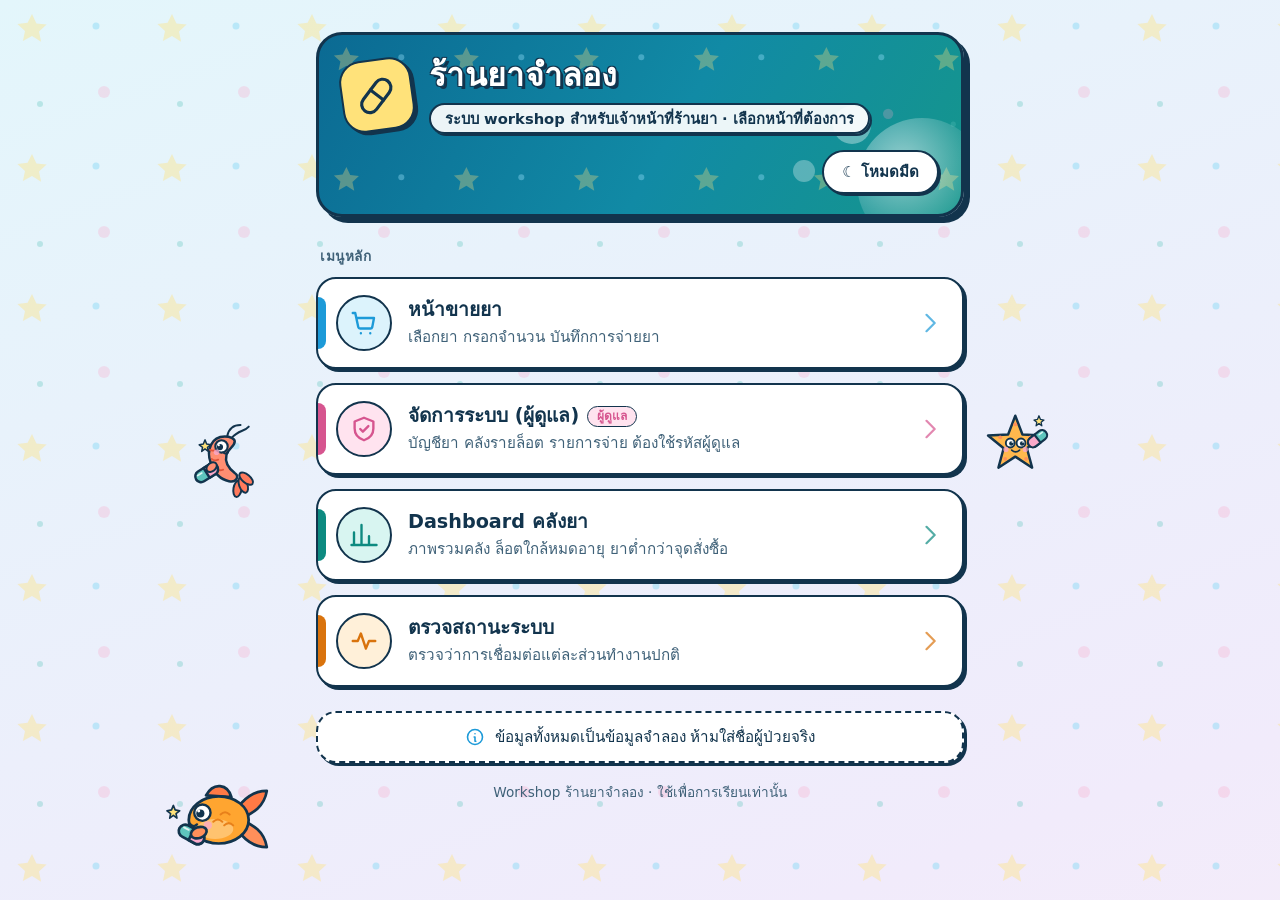
<file: index.html>
<!DOCTYPE html>
<html lang="th">
<head>
<meta charset="utf-8">
<meta name="viewport" content="width=device-width, initial-scale=1">
<title>ร้านยาจำลอง — หน้าแรก</title>
<style>
  :root{
    --bg:#eaf3fd; --card:#ffffff; --ink:#16324f; --ink-2:#5a7691; --line:#d3e4f6;
    --blue:#3f86d4; --blue-soft:#e3effc;
    --c1:#3f86d4; --c1s:#e3effc;   /* ขายยา */
    --c2:#7a6fd8; --c2s:#ece9fb;   /* ผู้ดูแล */
    --c3:#1fa39a; --c3s:#dff5f3;   /* dashboard */
    --c4:#e8903b; --c4s:#fdeede;   /* สถานะ */
  }
  *{box-sizing:border-box}
  html{-webkit-text-size-adjust:100%}
  body{
    margin:0; min-height:100vh; color:var(--ink);
    font-family:"Noto Sans Thai","Sarabun","Segoe UI",system-ui,-apple-system,sans-serif;
    background:
      radial-gradient(900px 380px at 85% -80px,#cfe3fa 0%,transparent 70%),
      radial-gradient(700px 320px at 0% 0,#e1f0ff 0%,transparent 65%),
      linear-gradient(180deg,#eef6ff 0%,#ffffff 70%);
    background-attachment:fixed;
  }
  .wrap{max-width:680px;margin:0 auto;padding:32px 16px 36px}
  header{display:flex;align-items:center;gap:16px;margin-bottom:26px}
  .logo{
    flex:none;width:64px;height:64px;border-radius:20px;display:grid;place-items:center;
    background:linear-gradient(145deg,#5aa0e8,#3a78c8);color:#fff;
    box-shadow:0 6px 16px rgba(58,120,200,.3);
  }
  .logo svg{width:36px;height:36px}
  h1{margin:0;font-size:1.65rem;line-height:1.25}
  header p{margin:4px 0 0;color:var(--ink-2);font-size:1rem}
  .label{margin:0 4px 10px;font-size:.85rem;font-weight:700;letter-spacing:.04em;color:var(--ink-2)}
  nav{display:grid;gap:14px}
  .btn{
    --a:var(--c1);--as:var(--c1s);
    position:relative;display:flex;align-items:center;gap:16px;
    min-height:92px;padding:16px 18px;text-decoration:none;color:var(--ink);
    background:var(--card);border:1.5px solid var(--line);border-radius:20px;
    box-shadow:0 2px 6px rgba(63,134,212,.08),0 8px 22px rgba(63,134,212,.08);
    transition:transform .12s,box-shadow .2s,border-color .2s;
    -webkit-tap-highlight-color:transparent;
  }
  .btn::before{content:"";position:absolute;left:0;top:18px;bottom:18px;width:5px;border-radius:0 5px 5px 0;background:var(--a)}
  .btn:hover{border-color:var(--a);transform:translateY(-2px);box-shadow:0 10px 26px rgba(63,134,212,.18)}
  .btn:active{transform:scale(.985);background:var(--as)}
  .btn:focus-visible{outline:3px solid var(--a);outline-offset:3px}
  .ic{flex:none;width:56px;height:56px;border-radius:16px;display:grid;place-items:center;background:var(--as);color:var(--a)}
  .ic svg{width:30px;height:30px}
  .tx{flex:1;min-width:0}
  .t{display:flex;flex-wrap:wrap;align-items:center;gap:8px;font-size:1.2rem;font-weight:700;line-height:1.3}
  .tag{font-size:.75rem;font-weight:700;padding:2px 9px;border-radius:999px;background:var(--as);color:var(--a)}
  .d{display:block;margin-top:3px;font-size:.95rem;line-height:1.45;color:var(--ink-2)}
  .go{flex:none;width:28px;height:28px;color:var(--a);opacity:.7;transition:transform .15s}
  .btn:hover .go{transform:translateX(3px);opacity:1}
  .note{
    margin-top:24px;display:flex;gap:10px;align-items:center;justify-content:center;
    padding:12px 16px;font-size:.95rem;text-align:center;
    background:#fff;border:1.5px dashed #aac9ee;border-radius:14px;color:var(--ink);
  }
  .note svg{flex:none;width:20px;height:20px;color:var(--blue);display:block}
  footer{margin-top:18px;text-align:center;font-size:.85rem;color:var(--ink-2)}
  @media (max-width:420px){
    h1{font-size:1.4rem}.logo{width:54px;height:54px}.ic{width:48px;height:48px}.t{font-size:1.1rem}
  }
  @media (prefers-reduced-motion:reduce){.btn,.go{transition:none}}
</style>
<link rel="stylesheet" href="./theme.css">
<script src="./theme.js"></script>
</head>
<body>
<div class="wrap">
  <header>
    <div class="logo" id="logo" aria-hidden="true"></div>
    <div>
      <h1>ร้านยาจำลอง</h1>
      <p>ระบบ workshop สำหรับเจ้าหน้าที่ร้านยา · เลือกหน้าที่ต้องการ</p>
    </div>
  </header>

  <p class="label">เมนูหลัก</p>
  <nav id="menu" aria-label="เมนูหลัก"></nav>

  <div class="note"><span id="note-ic"></span><span>ข้อมูลทั้งหมดเป็นข้อมูลจำลอง ห้ามใส่ชื่อผู้ป่วยจริง</span></div>
  <footer>Workshop ร้านยาจำลอง · ใช้เพื่อการเรียนเท่านั้น</footer>
</div>
<script>
// รายการลิงก์: เพิ่มหรือลบปุ่มได้ด้วยการแก้ทีละบรรทัดในอาร์เรย์นี้
// ช่องบังคับ: href, title, desc  ช่องเสริม: icon (cart|shield|chart|pulse|file), tag (ป้ายเล็กข้างชื่อ), color (1-4)
const LINKS = [
  { href: 'pos.html',       title: 'หน้าขายยา',            desc: 'เลือกยา กรอกจำนวน บันทึกการจ่ายยา',                  icon: 'cart',   color: 1 },
  { href: 'admin.html',     title: 'จัดการระบบ (ผู้ดูแล)', desc: 'บัญชียา คลังรายล็อต รายการจ่าย ต้องใช้รหัสผู้ดูแล',   icon: 'shield', color: 2, tag: 'ผู้ดูแล' },
  { href: 'dashboard.html', title: 'Dashboard คลังยา',      desc: 'ภาพรวมคลัง ล็อตใกล้หมดอายุ ยาต่ำกว่าจุดสั่งซื้อ',      icon: 'chart',  color: 3 },
  { href: 'status.html',    title: 'ตรวจสถานะระบบ',        desc: 'ตรวจว่าการเชื่อมต่อแต่ละส่วนทำงานปกติ',              icon: 'pulse',  color: 4 }
];

// ไอคอน SVG (เส้นทางวาดแบบตายตัวในโค้ด ไม่ได้มาจากข้อความในอาร์เรย์)
const PATHS = {
  cart:   ['M3 4h2l2.4 11.2a1.5 1.5 0 0 0 1.5 1.2h8.2a1.5 1.5 0 0 0 1.5-1.1L20 8H6.2','M9.5 20.2h.01M17 20.2h.01'],
  shield: ['M12 3l7.5 3v5.5c0 4.6-3.1 7.9-7.5 9.5-4.4-1.6-7.5-4.9-7.5-9.5V6L12 3z','M9 12l2.1 2.1L15.5 9.7'],
  chart:  ['M4 20V10M10 20V4M16 20v-7M22 20H2'],
  pulse:  ['M3 12h4l2.5-6 4 12 2.5-6H21'],
  file:   ['M7 3h7l4 4v14H7z','M14 3v4h4'],
  pill:   ['M10.5 20.5a4.9 4.9 0 0 1-7-7l9-9a4.9 4.9 0 0 1 7 7l-9 9z','M8.5 8.5l7 7'],
  info:   ['M12 8h.01M11 12h1v5h1','M12 21a9 9 0 1 0 0-18 9 9 0 0 0 0 18z'],
  go:     ['M9 5l7 7-7 7']
};
const NS = 'http://www.w3.org/2000/svg';
function icon(name, cls) {
  const s = document.createElementNS(NS, 'svg');
  s.setAttribute('viewBox', '0 0 24 24');
  s.setAttribute('fill', 'none');
  s.setAttribute('stroke', 'currentColor');
  s.setAttribute('stroke-width', '1.9');
  s.setAttribute('stroke-linecap', 'round');
  s.setAttribute('stroke-linejoin', 'round');
  s.setAttribute('aria-hidden', 'true');
  if (cls) s.setAttribute('class', cls);
  (PATHS[name] || PATHS.file).forEach(d => {
    const p = document.createElementNS(NS, 'path');
    p.setAttribute('d', d);
    s.appendChild(p);
  });
  return s;
}

// สร้างปุ่มด้วย createElement + textContent (ไม่ฝัง HTML จากข้อความในอาร์เรย์)
const menu = document.getElementById('menu');
LINKS.forEach(({ href, title, desc, icon: ic, tag, color }) => {
  const n = [1, 2, 3, 4].includes(color) ? color : 1;
  const a = document.createElement('a');
  a.className = 'btn';
  a.href = href;
  a.style.setProperty('--a', 'var(--c' + n + ')');
  a.style.setProperty('--as', 'var(--c' + n + 's)');

  const box = document.createElement('span');
  box.className = 'ic';
  box.appendChild(icon(ic));

  const tx = document.createElement('span');
  tx.className = 'tx';
  const t = document.createElement('span');
  t.className = 't';
  const tt = document.createElement('span');
  tt.textContent = title;
  t.appendChild(tt);
  if (tag) {
    const g = document.createElement('span');
    g.className = 'tag';
    g.textContent = tag;
    t.appendChild(g);
  }
  const d = document.createElement('span');
  d.className = 'd';
  d.textContent = desc;
  tx.append(t, d);

  a.append(box, tx, icon('go', 'go'));
  menu.appendChild(a);
});
document.getElementById('logo').appendChild(icon('pill'));
document.getElementById('note-ic').appendChild(icon('info'));
</script>
<script src="./mascot.js" defer></script>
</body>
</html>
</file>
<file: theme.css>
/* theme.css : ธีมกลางของทั้งโปรเจกต์ (โหลดเป็นไฟล์สุดท้ายในทุกหน้า)
   โทนสีมาจากรูปอ้างอิง: ฟ้าน้ำทะเล ทีลอควา ชมพูพาสเทล ส้มคอรัล ดาวเหลือง เส้นขอบหนาสไตล์สติกเกอร์
   เปลี่ยนสีทั้งเว็บได้ที่ตัวแปร --t-* ด้านล่าง */
:root{
  --t-ink:#12344d; --t-ink2:#3f6178;
  --t-sky:#8fdcf7; --t-fin:#1d9ad8; --t-deep:#0b6a93;
  --t-aqua:#5ec5bd; --t-teal:#10958a;
  --t-pink:#f9a8c9; --t-coral:#f0604f; --t-star:#ffe27a; --t-lilac:#efe6fb;
  --t-stars:url("data:image/svg+xml,%3Csvg xmlns='http://www.w3.org/2000/svg' width='140' height='140'%3E%3Cpath d='M32 14l4.4 9.4 10.2 1.2-7.6 7 2.1 10.1L32 36l-9.1 5 2.1-10.1-7.6-7 10.2-1.2z' fill='%23ffe27a' fill-opacity='.7'/%3E%3Ccircle cx='104' cy='92' r='6' fill='%23f9a8c9' fill-opacity='.55'/%3E%3Ccircle cx='96' cy='26' r='3.5' fill='%238fdcf7' fill-opacity='.9'/%3E%3Ccircle cx='40' cy='104' r='3' fill='%235ec5bd' fill-opacity='.6'/%3E%3C/svg%3E");
  --t-hero:linear-gradient(120deg,#0b6a93 0%,#118aa5 55%,#15968c 100%);
  --t-pop:3px 3px 0 var(--t-ink);
}

/* ---------- ตัวแปรของแต่ละหน้า (โหมดสว่าง) ---------- */
:root{
  /* dashboard / drug_dashboard */
  --bg:#e6f7fa; --surface:#fff; --surface-2:#f0fbfb; --border:#b9e1e8;
  --ink:#12344d; --ink-2:#3f6178; --ink-3:#5f8296;
  --blue:#1d9ad8; --blue-2:#0b6a93; --blue-soft:#dcf3fc; --blue-line:#8fdcf7;
  --orange:#d9730d; --orange-soft:#fff0d9; --red:#dd4558; --red-soft:#ffe6eb;
  --green:#0d8a80; --green-soft:#d8f5f1;
  --grid:#d3ebf0; --shadow:var(--t-pop); --weekend:rgba(94,197,189,.12);
  /* admin */
  --card:#fff; --sub:#f0fbfb; --line:#c7e6ec; --hover:#e3f6fa; --text:#12344d; --muted:#3f6178;
  --orange-ink:#a85a08; --red-ink:#b9344a; --gray:#6f8ea1;
  /* index */
  --c1:#1d9ad8; --c1s:#dcf3fc; --c2:#d6558f; --c2s:#ffe3ef; --c3:#0d8a80; --c3s:#d8f5f1; --c4:#d9730d; --c4s:#fff0d9;
  /* pos */
  --primary:#5ec5bd; --primary-hover:#7ad6cf; --primary-ink:#0a2b3a; --primary-soft:#dff6f3; --primary-line:#12344d;
  /* status */
  --ok:#0d7a63; --ok-bg:#d8f5f1; --bad:#b9344a; --bad-bg:#ffe6eb; --wait:#6f8ea1; --wait-bg:#e8f3f6;
  --warn-bg:#fff0d9; --accent:#1d9ad8;
}

/* ---------- โหมดมืด (dashboard) ---------- */
:root[data-theme="dark"]{
  --bg:#02070c; --surface:#0a1722; --surface-2:#0e1f2c; --border:#1b3a4c;
  --ink:#eaf9fb; --ink-2:#b5dbe6; --ink-3:#86b3c4;
  --blue:#5fd0f5; --blue-2:#1d9ad8; --blue-soft:#0b2533; --blue-line:#1f5d78;
  --orange:#ffb25c; --orange-soft:#261a0a; --red:#ff8794; --red-soft:#2a0f1a;
  --green:#5ee0cf; --green-soft:#0a2e2c; --grid:#132a39;
  --shadow:3px 3px 0 #000; --weekend:rgba(94,197,189,.10);
}
@media (prefers-color-scheme: dark){
  :root:not([data-theme="light"]){
    --bg:#02070c; --surface:#0a1722; --surface-2:#0e1f2c; --border:#1b3a4c;
    --ink:#eaf9fb; --ink-2:#b5dbe6; --ink-3:#86b3c4;
    --blue:#5fd0f5; --blue-2:#1d9ad8; --blue-soft:#0b2533; --blue-line:#1f5d78;
    --orange:#ffb25c; --orange-soft:#261a0a; --red:#ff8794; --red-soft:#2a0f1a;
    --green:#5ee0cf; --green-soft:#0a2e2c; --grid:#132a39;
    --shadow:3px 3px 0 #000; --weekend:rgba(94,197,189,.10);
  }
}

/* ---------- พื้นหลังพาสเทลที่ขยับช้า ๆ ----------
   2 ชั้น: (1) สีไล่เฉดค่อย ๆ เลื่อน 40 วินาที  (2) ลายดาวลอยเฉียงช้า ๆ ใช้เวลา 90 วินาทีต่อรอบ
   ปรับความเร็ว/ความจางได้ที่ตัวแปรด้านล่าง  ตั้ง --t-bg-speed เป็น 0s เพื่อหยุดนิ่ง
   ผู้ที่ตั้งค่าลดการเคลื่อนไหวในเครื่องจะเห็นพื้นหลังนิ่งอัตโนมัติ */
:root{--t-bg-speed:90s; --t-grad-speed:40s; --t-stars-opacity:.55}
body{
  background:linear-gradient(160deg,#e3f6fb 0%,#f1ebfb 40%,#fdeef5 70%,#e6f7fa 100%) !important;
  background-size:220% 220% !important;
  animation:t-grad var(--t-grad-speed) ease-in-out infinite alternate;
}
body::before{
  content:"";position:fixed;inset:0;z-index:-1;pointer-events:none;
  background-image:var(--t-stars);background-size:140px 140px;opacity:var(--t-stars-opacity);
  animation:t-drift var(--t-bg-speed) linear infinite;
}
@keyframes t-grad{from{background-position:0% 0%}to{background-position:100% 100%}}
@keyframes t-drift{from{background-position:0 0}to{background-position:140px 280px}}
:root[data-theme="dark"] body{background:linear-gradient(160deg,#02070c,#04101a,#061a26) !important;background-size:220% 220% !important}
:root[data-theme="dark"] body::before{opacity:.18}
@media (prefers-color-scheme: dark){
  :root:not([data-theme="light"]) body{background:linear-gradient(160deg,#02070c,#04101a,#061a26) !important;background-size:220% 220% !important}
  :root:not([data-theme="light"]) body::before{opacity:.18}
}
@media (prefers-reduced-motion:reduce){body,body::before{animation:none !important}}

/* ---------- ส่วนหัว: ไล่สีทะเล + ดาว ---------- */
.hero,header.top{background:var(--t-hero) !important;border-bottom:3px solid var(--t-ink)}
.hero::before{background-image:var(--t-stars) !important;opacity:.35 !important}
.hero h1,header.top h1{text-shadow:2px 2px 0 rgba(18,52,77,.45)}

/* ปุ่มแคปซูลบนส่วนหัว: ขาว ขอบเข้ม เงาแข็ง */
.tbtn,.home-link,header.top .btn.secondary{
  background:#fff !important;color:var(--t-ink) !important;border:2px solid var(--t-ink) !important;
  border-radius:999px !important;font-weight:700;box-shadow:2px 2px 0 var(--t-ink);
  transition:transform .12s,box-shadow .12s;
}
.tbtn:hover,.home-link:hover,header.top .btn.secondary:hover:not(:disabled){
  background:var(--t-star) !important;transform:translate(-1px,-1px);box-shadow:4px 4px 0 var(--t-ink)}
.tbtn:active,.home-link:active{transform:translate(2px,2px);box-shadow:0 0 0 var(--t-ink)}
header.top .btn.primary{background:var(--t-star) !important;color:var(--t-ink) !important;border:2px solid var(--t-ink) !important}

/* ---------- การ์ดสไตล์สติกเกอร์ ---------- */
.card,.panel,.kpi,nav .btn,.wrap > .note,.chosen,.result{
  border:2.5px solid var(--t-ink) !important;border-radius:20px !important;box-shadow:var(--t-pop) !important;
}
.panel,.card{background:var(--surface,#fff)}
.wrap > .note{background:#fff;border-style:dashed !important}
.demo-note{border:2px dashed var(--t-ink) !important;background:#fff;border-radius:14px !important;font-weight:600}
.srcbadge{background:var(--t-teal) !important;border:2px solid var(--t-ink) !important;box-shadow:2px 2px 0 var(--t-ink)}

/* หน้าแรก: ปุ่มเมนูเด้งตอน hover */
nav .btn{transition:transform .12s,box-shadow .12s !important}
nav .btn:hover{transform:translate(-2px,-2px) rotate(-.4deg) !important;box-shadow:6px 6px 0 var(--t-ink) !important;border-color:var(--t-ink) !important}
nav .btn:active{transform:translate(2px,2px) !important;box-shadow:0 0 0 var(--t-ink) !important}
nav .btn::before{width:8px !important;border-radius:0 8px 8px 0 !important}
.logo{background:linear-gradient(145deg,var(--t-aqua),var(--t-fin)) !important;border:2.5px solid var(--t-ink);box-shadow:var(--t-pop) !important;border-radius:22px !important}
.ic{border:2px solid var(--t-ink);border-radius:50% !important}
h1{letter-spacing:.2px}

/* ---------- ปุ่มหลักแบบแคปซูล (admin / pos) ---------- */
.btn.primary,.btn.block,#sell{
  border:2.5px solid var(--t-ink) !important;border-radius:999px !important;box-shadow:3px 3px 0 var(--t-ink);
  transition:transform .12s,box-shadow .12s;
}
.btn.primary{background:var(--t-aqua) !important;color:var(--t-ink) !important}
.btn.primary:hover:not(:disabled){background:#7ad6cf !important;transform:translate(-1px,-1px);box-shadow:4px 4px 0 var(--t-ink)}
.btn.primary:active:not(:disabled),#sell:active:not(:disabled){transform:translate(2px,2px);box-shadow:0 0 0 var(--t-ink)}
.btn.secondary,.btn.ghost{border:2px solid var(--t-ink) !important;border-radius:999px !important;color:var(--t-ink) !important;background:#fff !important}
.btn.secondary:hover:not(:disabled),.btn.ghost:hover{background:var(--t-lilac) !important}
.btn:disabled{box-shadow:none !important;border-color:#9db4c0 !important}

/* แท็บ ป้าย ช่องกรอก */
.tab{border-radius:999px !important}
.tab[aria-selected="true"],.tab.active,.tab.on{background:var(--t-pink) !important;color:var(--t-ink) !important;border:2px solid var(--t-ink) !important;box-shadow:2px 2px 0 var(--t-ink)}
.pill,.badge,.tag{border:1.5px solid var(--t-ink) !important;font-weight:700}
input,select,textarea{border-color:#8fc3d3 !important}
input:focus,select:focus,textarea:focus{border-color:var(--t-ink) !important;box-shadow:3px 3px 0 var(--t-star)}
:focus-visible{outline:3px solid var(--t-coral) !important;outline-offset:2px}

/* แถบสถานะ pos / status */
.bar.ok{background:var(--primary-soft);border:2px solid var(--t-ink) !important}
.bar.fallback{border:2px solid var(--t-ink) !important}
.result.ok{background:var(--primary-soft);color:var(--t-ink)}
.result.err{background:var(--err-soft)}
tr.sel{background:#fff6cf !important}
tr.pick:hover{background:var(--blue-soft) !important}

/* ตัวเลขสถานะ ใช้ลายเส้นนุ่ม ๆ ในตาราง */
th{letter-spacing:.2px}

@media (prefers-reduced-motion:reduce){
  *{transition:none !important}
}

/* โหมดมืด: ขอบการ์ดใช้สีอควา เพื่อให้เห็นเส้นสติกเกอร์ */
:root[data-theme="dark"] :is(.card,.kpi,.panel){border-color:var(--t-aqua) !important;box-shadow:3px 3px 0 var(--t-aqua) !important}
@media (prefers-color-scheme: dark){
  :root:not([data-theme="light"]) :is(.card,.kpi,.panel){border-color:var(--t-aqua) !important;box-shadow:3px 3px 0 var(--t-aqua) !important}
}
.list .btn.small{padding:0 14px}

/* ---------- หัวหน้าแรก: ป้ายสติกเกอร์ไล่สีทะเล ---------- */
.wrap > header{
  position:relative;overflow:hidden;isolation:isolate;
  padding:20px 22px;margin-bottom:28px !important;border-radius:26px;
  background:var(--t-hero);color:#fff;border:3px solid var(--t-ink);box-shadow:6px 6px 0 var(--t-ink);
}
.wrap > header::before{                 /* ลายดาวจาง ๆ */
  content:"";position:absolute;inset:0;z-index:-1;background-image:var(--t-stars);background-size:120px 120px;opacity:.45;
  animation:t-drift var(--t-bg-speed) linear infinite;
}
.wrap > header::after{                  /* ฟองอากาศมุมขวา */
  content:"";position:absolute;z-index:-1;right:-26px;bottom:-34px;width:130px;height:130px;border-radius:50%;
  background:radial-gradient(circle at 35% 35%,rgba(255,255,255,.55),rgba(255,255,255,.08) 60%);
  box-shadow:-70px -58px 0 -46px rgba(255,255,255,.35),-118px -12px 0 -54px rgba(255,255,255,.3);
}
.wrap > header h1{
  color:#fff;font-size:2rem !important;font-weight:700;letter-spacing:.3px;
  text-shadow:3px 3px 0 var(--t-ink),-1px -1px 0 var(--t-ink),1px -1px 0 var(--t-ink),-1px 1px 0 var(--t-ink);
}
.wrap > header p{
  display:inline-block;margin-top:8px !important;padding:2px 14px;border-radius:999px;
  background:rgba(255,255,255,.92);color:var(--t-ink) !important;border:2px solid var(--t-ink);
  font-weight:600;font-size:.92rem !important;box-shadow:2px 2px 0 var(--t-ink);
}
.wrap > header .logo{
  width:72px !important;height:72px !important;background:var(--t-star) !important;color:var(--t-ink) !important;
  transform:rotate(-8deg);animation:t-wiggle 3.2s ease-in-out infinite;
}
.wrap > header .logo svg{width:40px !important;height:40px !important}
@keyframes t-wiggle{0%,100%{transform:rotate(-8deg)}50%{transform:rotate(6deg) translateY(-2px)}}
@media (max-width:420px){.wrap > header{padding:16px}.wrap > header h1{font-size:1.55rem !important}.wrap > header .logo{width:58px !important;height:58px !important}}
@media (prefers-reduced-motion:reduce){.wrap > header::before,.wrap > header .logo{animation:none !important}}

/* ---------- ปุ่มสลับโหมดสี ---------- */
.theme-toggle{
  display:inline-flex;align-items:center;gap:6px;min-height:44px;padding:0 18px;font:inherit;font-size:15px;font-weight:700;cursor:pointer;
  background:#fff;color:var(--t-ink);border:2px solid var(--t-ink);border-radius:999px;box-shadow:2px 2px 0 var(--t-ink);
  transition:transform .12s,box-shadow .12s;white-space:nowrap;
}
.theme-toggle:hover{background:var(--t-star);transform:translate(-1px,-1px);box-shadow:4px 4px 0 var(--t-ink)}
.theme-toggle:active{transform:translate(2px,2px);box-shadow:0 0 0 var(--t-ink)}
.home-link + .theme-toggle{margin-left:8px}
.theme-toggle.in-header{margin-left:auto;align-self:flex-start}
.theme-toggle.floating{position:fixed;top:14px;right:14px;z-index:70}
.wrap > header{flex-wrap:wrap}

/* ---------- โหมดมืด: ทุกหน้า ---------- */
:root[data-theme="dark"]{
  color-scheme:dark;
  --t-ink:#5ec5bd; --t-pop:3px 3px 0 #5ec5bd;
  --card:#0a1722; --sub:#0e1f2c; --line:#1b3a4c; --hover:#12293a; --text:#eaf9fb; --muted:#b5dbe6; --gray:#86b3c4;
  --orange-ink:#ffb25c; --red-ink:#ff8794;
  --c1s:#0b2533; --c2s:#2a1022; --c3s:#0a2e2c; --c4s:#261a0a; --c1:#5fd0f5; --c2:#ff8fbf; --c3:#5ee0cf; --c4:#ffb25c;
  --primary-soft:#0a2e2c; --primary-ink:#06221f; --primary-line:#5ec5bd;
  --warn-soft:#261a0a; --warn-ink:#ffd08a; --err-soft:#2a0f1a; --err-ink:#ffc2c9;
  --ok:#5ee0cf; --ok-bg:#0a2e2c; --bad:#ff8794; --bad-bg:#2a0f1a; --wait:#86b3c4; --wait-bg:#12293a; --warn:#ffd08a; --warn-bg:#261a0a; --accent:#5fd0f5;
}
:root[data-theme="dark"] body{color:var(--ink)}
:root[data-theme="dark"] :is(.card,.panel,.kpi,nav .btn,.chosen,.result,.wrap > .note,.demo-note,.check){background-color:var(--card,#0a1722)}
:root[data-theme="dark"] :is(.wrap > .note,.demo-note,.chosen,.result,.bar,.check){color:var(--text)}
:root[data-theme="dark"] nav .btn{color:var(--text)}
:root[data-theme="dark"] :is(input,select,textarea){background:#050e16 !important;color:#eaf9fb !important;border-color:#1f5d78 !important}
:root[data-theme="dark"] :is(input,textarea)::placeholder{color:#7fa9ba}
:root[data-theme="dark"] :is(.btn.secondary,.btn.ghost,button.ghost,.tbtn,.home-link,.theme-toggle,header.top .btn.secondary){background:#0a1722 !important;color:#eaf9fb !important}
:root[data-theme="dark"] :is(.btn.secondary,.btn.ghost,.tbtn,.home-link,.theme-toggle):hover{background:#163245 !important}
:root[data-theme="dark"] .theme-toggle{border-color:#5ec5bd}
:root[data-theme="dark"] .btn:disabled{background:#0f202c !important;color:#7fa0b0 !important}
:root[data-theme="dark"] :is(table,th,td){border-color:#1b3a4c}
:root[data-theme="dark"] tr.pick:hover{background:#12293a !important}
:root[data-theme="dark"] tr.sel{background:#3a3418 !important}
:root[data-theme="dark"] :is(.badge.okb,.badge.ret){background:#0b2533;color:#bfeefa}
:root[data-theme="dark"] .bar.ok{background:#0a2e2c;color:#c9f5ee}
:root[data-theme="dark"] .result.ok{background:#0a2e2c;color:#c9f5ee}
:root[data-theme="dark"] .check.skip .lamp{background:#0a1722}
:root[data-theme="dark"] code{background:#050e16;color:#bfeefa}
:root[data-theme="dark"] .wrap > header,
:root[data-theme="dark"] .hero,
:root[data-theme="dark"] header.top{background:linear-gradient(120deg,#031621 0%,#06283a 55%,#073a3a 100%) !important}
:root[data-theme="dark"] .wrap > header p{background:#050e16;color:#eaf9fb !important}
:root[data-theme="dark"] .wrap > header h1{text-shadow:3px 3px 0 #02070c,-1px -1px 0 #02070c,1px -1px 0 #02070c,-1px 1px 0 #02070c}
:root[data-theme="dark"] .logo{color:#12344d !important}
:root[data-theme="dark"] :is(.mc .say){background:#0a1722;color:#eaf9fb;border-color:#5ec5bd;box-shadow:3px 3px 0 #5ec5bd}
:root[data-theme="dark"] body{background:linear-gradient(160deg,#02070c,#04101a,#061a26) !important;background-size:220% 220% !important}
:root[data-theme="dark"] body::before{opacity:.18}
.hero-in > .home-link{margin-left:auto}
.hero-in > .home-link + .theme-toggle{margin-left:-8px}
:root[data-theme="dark"] :is(.btn.primary:not(:disabled),header.top .btn.primary,.tab[aria-selected="true"],.tab.active,.tab.on,#sell:not(:disabled)){color:#0a2b3a !important}
:root[data-theme="dark"] header.top .btn.primary{border-color:#02070c !important}

/* ---------- โหมดมืด: ทะเลลึกสีดำ ----------
   พื้นดำอมน้ำเงิน แสงจากผิวน้ำจาง ๆ ด้านบน แพลงก์ตอนเรืองแสงลอยช้า ๆ และการ์ดมีแสงเรืองขอบสีอควา */
:root[data-theme="dark"] body{
  background:
    radial-gradient(1200px 520px at 50% -180px,rgba(56,170,190,.22),transparent 70%),
    linear-gradient(180deg,#04121c 0%,#02070c 55%,#010409 100%) !important;
  background-size:auto !important;animation:none;
}
:root[data-theme="dark"] body::before{
  opacity:.9 !important;background-size:220px 220px;
  background-image:
    radial-gradient(1.6px 1.6px at 20px 30px,rgba(120,240,230,.85),transparent 60%),
    radial-gradient(1.2px 1.2px at 140px 80px,rgba(95,208,245,.7),transparent 60%),
    radial-gradient(2px 2px at 90px 170px,rgba(94,197,189,.6),transparent 60%),
    radial-gradient(1px 1px at 190px 140px,rgba(200,250,255,.8),transparent 60%),
    radial-gradient(1.4px 1.4px at 60px 110px,rgba(249,168,201,.45),transparent 60%);
  animation:t-plankton 120s linear infinite;
}
@keyframes t-plankton{from{background-position:0 0}to{background-position:-220px -440px}}
:root[data-theme="dark"] :is(.card,.kpi,.panel,nav .btn,.chosen,.result,.check,.wrap > .note,.demo-note){
  box-shadow:3px 3px 0 #1d6f69,0 0 22px rgba(94,197,189,.14) !important;
}
:root[data-theme="dark"] :is(.card,.kpi,.panel,nav .btn,.chosen,.result,.check){border-color:#2f8f87 !important}
:root[data-theme="dark"] nav .btn:hover{box-shadow:6px 6px 0 #1d6f69,0 0 30px rgba(94,197,189,.3) !important}
:root[data-theme="dark"] .wrap > header,:root[data-theme="dark"] .hero,:root[data-theme="dark"] header.top{
  border-color:#2f8f87 !important;box-shadow:0 0 34px rgba(56,170,190,.18)}
:root[data-theme="dark"] .wrap > header{box-shadow:6px 6px 0 #1d6f69,0 0 34px rgba(56,170,190,.2)}
:root[data-theme="dark"] .wrap > header::before,:root[data-theme="dark"] .hero::before{opacity:.18 !important}
:root[data-theme="dark"] .mc svg{filter:drop-shadow(0 0 8px rgba(255,200,120,.25))}
@media (prefers-reduced-motion:reduce){:root[data-theme="dark"] body::before{animation:none !important}}

/* แพลงก์ตอนเรืองแสง (สร้างโดย theme.js เฉพาะโหมดมืด)
   span.pk = ลอยขึ้นและจางเข้า–ออก   i = ส่ายซ้ายขวา + สว่าง–หรี่ */
.plankton{position:fixed;inset:0;z-index:-1;pointer-events:none;overflow:hidden}
:root:not([data-theme="dark"]) .plankton{display:none}
.plankton .pk{position:absolute;opacity:0;animation:t-float linear forwards;will-change:transform,opacity}
.plankton .pk i{
  display:block;width:100%;height:100%;border-radius:50%;
  background:radial-gradient(circle at 40% 38%,rgba(255,255,255,.95) 0%,var(--c) 38%,rgba(0,0,0,0) 72%);
  box-shadow:0 0 calc(8px + var(--blur) * 2) 2px var(--c);filter:blur(var(--blur));
  animation-name:t-sway,t-glow;animation-timing-function:ease-in-out;animation-iteration-count:infinite;animation-direction:alternate;
}
@keyframes t-float{
  0%{transform:translateY(0);opacity:0}
  18%{opacity:var(--o)}
  75%{opacity:var(--o)}
  100%{transform:translateY(var(--rise));opacity:0}
}
@keyframes t-sway{from{transform:translateX(calc(var(--dx) * -1))}to{transform:translateX(var(--dx))}}
@keyframes t-glow{from{opacity:.55}to{opacity:1}}
:root[data-theme="dark"] .mc.sulk .say{background:#2a0f1a;border-color:#ff8794;color:#ffc2c9;box-shadow:3px 3px 0 #ff8794}
</file>
